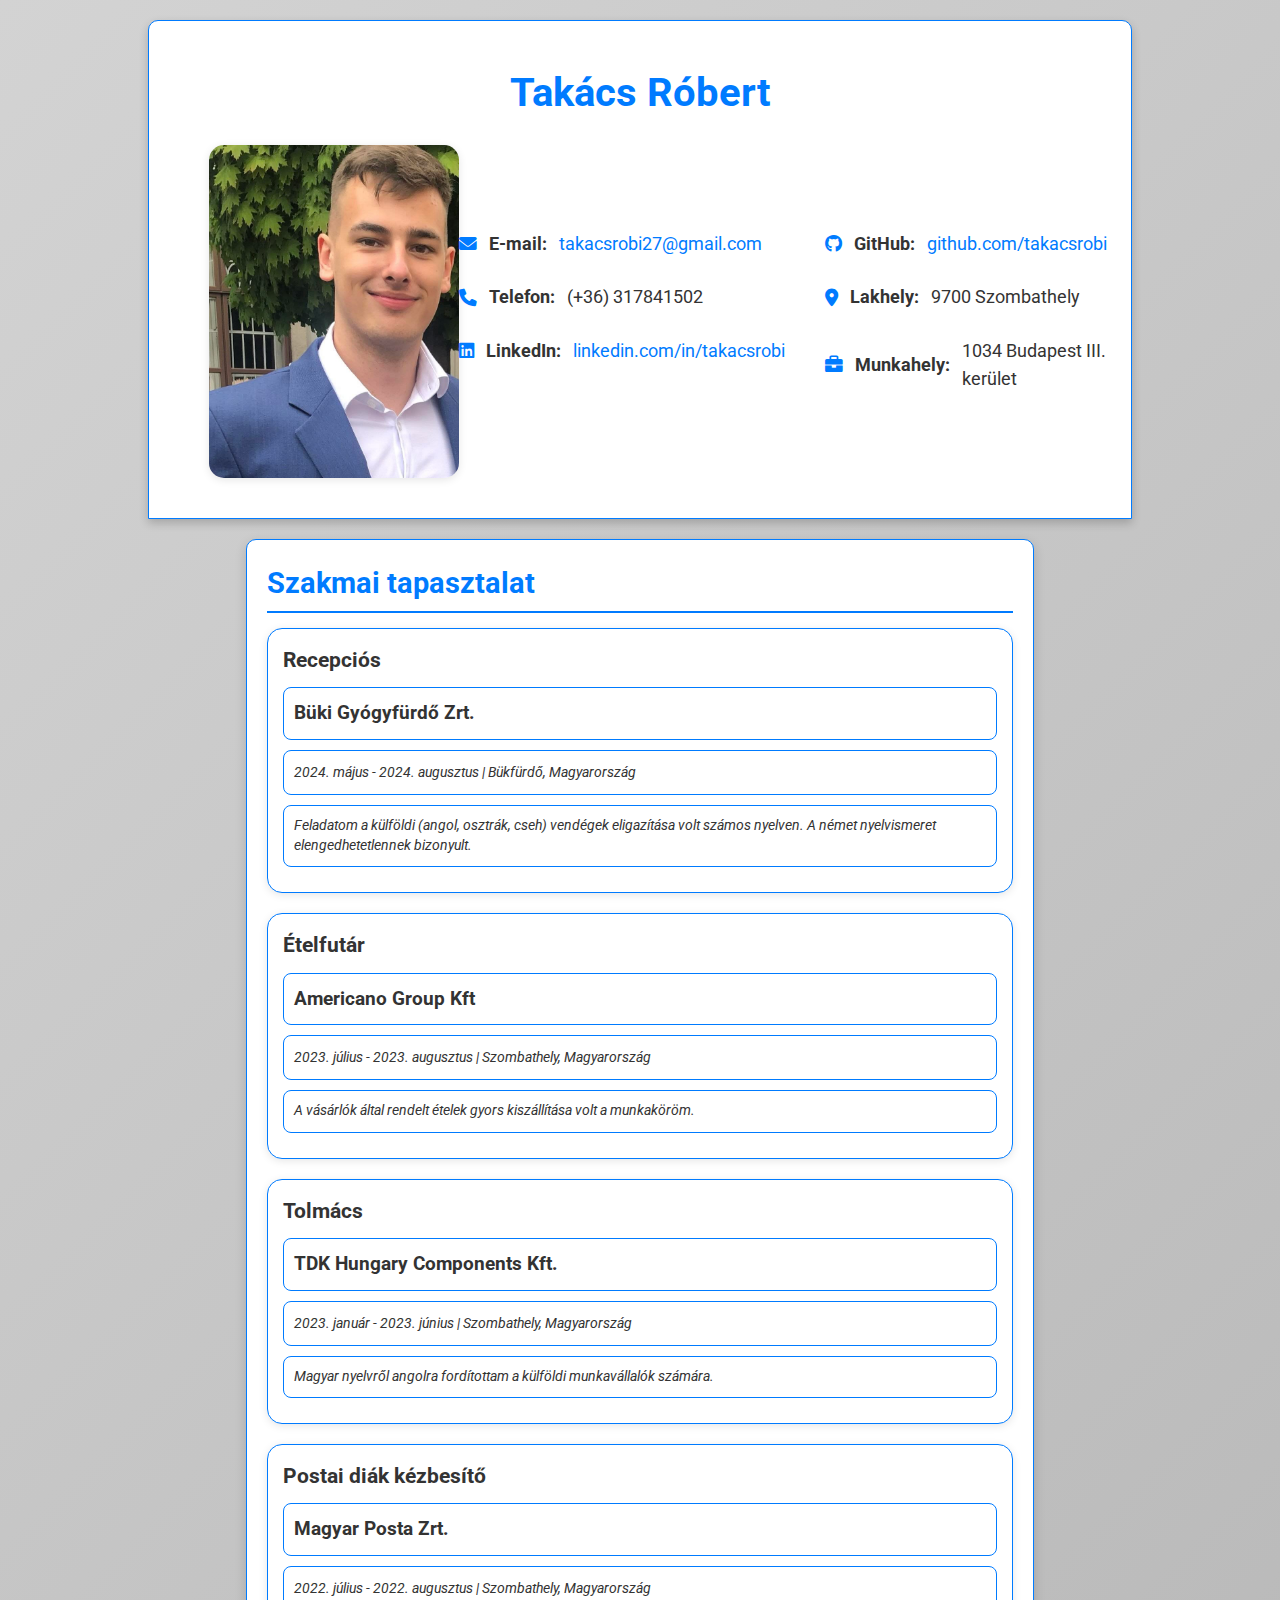
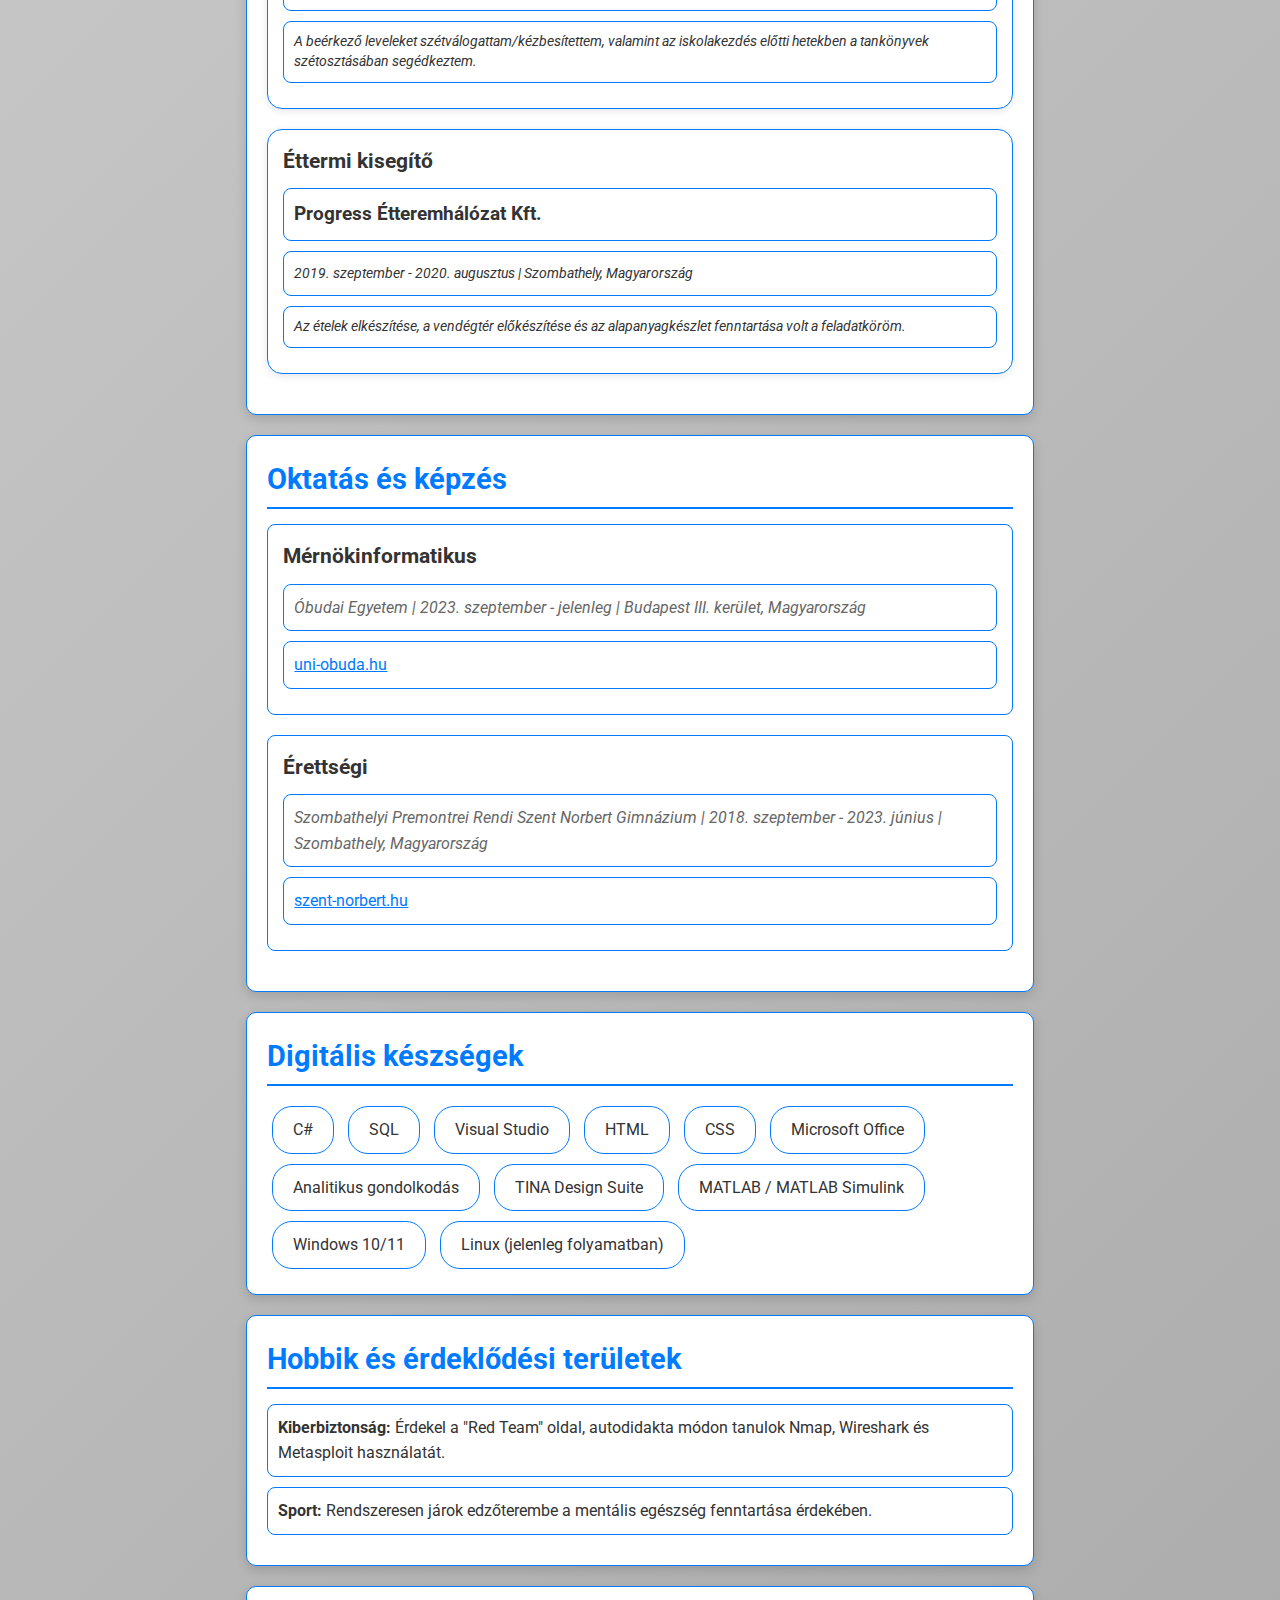
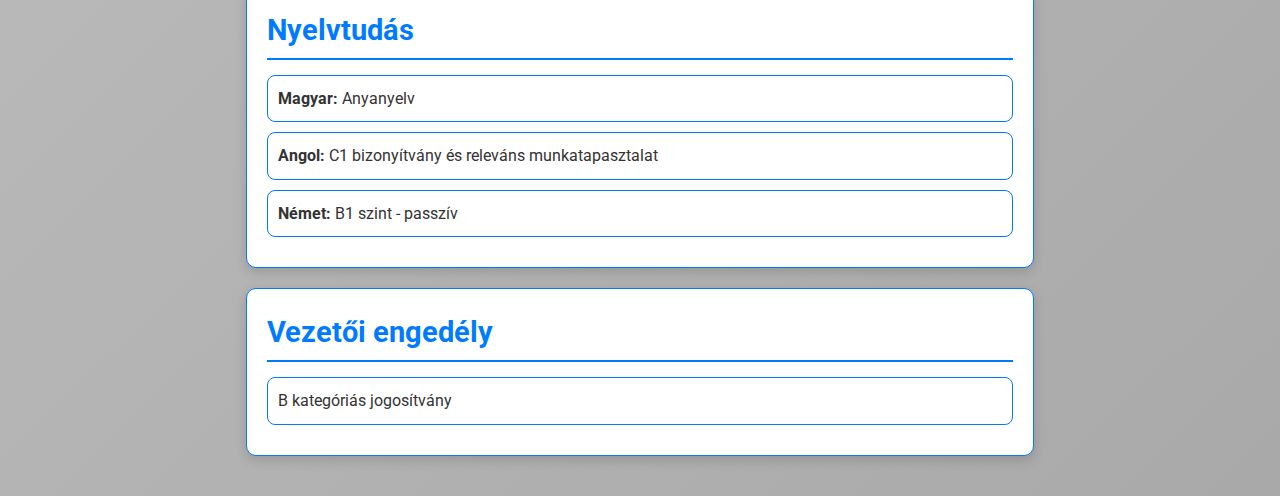
<file: index.html>
<!DOCTYPE html>
<html lang="hu">
<head>
    <meta charset="UTF-8">
    <meta name="viewport" content="width=device-width, initial-scale=1.0">
    <title>Takács Róbert - Önéletrajz</title>
    <link rel="stylesheet" href="styles.css">
    <!-- Font Awesome ikonok -->
    <link rel="stylesheet" href="https://cdnjs.cloudflare.com/ajax/libs/font-awesome/6.0.0-beta3/css/all.min.css">
    <!-- Google Fonts (Roboto betűtípus) -->
    <link href="https://fonts.googleapis.com/css2?family=Roboto:wght@400;700&display=swap" rel="stylesheet">
</head>
<body>
    <div class="container">
        <!-- Header -->
        <header>
            <h1 class="header-name">Takács Róbert</h1>
            <div class="header-content">
                <img src="image.jpg" alt="Takács Róbert profilképe" class="profile-pic">
                <div class="contact-columns">
                    <div class="contact-column contact-left">
                        <ul class="contact-list">
                            <li><i class="fas fa-envelope" aria-hidden="true"></i> <strong>E-mail:</strong> <a href="mailto:takacsrobi27@gmail.com">takacsrobi27@gmail.com</a></li>
                            <li><i class="fas fa-phone" aria-hidden="true"></i> <strong>Telefon:</strong> (+36) 317841502</li>
                            <li><i class="fab fa-linkedin" aria-hidden="true"></i> <strong>LinkedIn:</strong> <a href="https://www.linkedin.com/in/tak%C3%A1cs-r%C3%B3bert-8876b0238/" target="_blank">linkedin.com/in/takacsrobi</a></li>
                        </ul>
                    </div>
                    <div class="contact-column contact-right">
                        <ul class="contact-list">
                            <li><i class="fab fa-github" aria-hidden="true"></i> <strong>GitHub:</strong> <a href="https://github.com/takacsrobi" target="_blank">github.com/takacsrobi</a></li>
                            <li><i class="fas fa-map-marker-alt" aria-hidden="true"></i> <strong>Lakhely:</strong> 9700 Szombathely</li>
                            <li><i class="fas fa-briefcase" aria-hidden="true"></i> <strong>Munkahely:</strong> 1034 Budapest III. kerület</li>
                        </ul>
                    </div>
                </div>
            </div>
        </header>

        <!-- Sections -->
        <section class="section">
            <h2>Szakmai tapasztalat</h2>
            <div class="experience">
                <div class="company">
                    <h3>Recepciós</h3>
                    <p class="company-name">Büki Gyógyfürdő Zrt.</p>
                    <p class="period">2024. május - 2024. augusztus | Bükfürdő, Magyarország</p>
                    <p class="description">Feladatom a külföldi (angol, osztrák, cseh) vendégek eligazítása volt számos nyelven. A német nyelvismeret elengedhetetlennek bizonyult.</p>
                </div>
            </div>
            <div class="experience">
                <div class="company">
                    <h3>Ételfutár</h3>
                    <p class="company-name">Americano Group Kft</p>
                    <p class="period">2023. július - 2023. augusztus | Szombathely, Magyarország</p>
                    <p class="description">A vásárlók által rendelt ételek gyors kiszállítása volt a munkaköröm.</p>
                </div>
            </div>
            <div class="experience">
                <div class="company">
                    <h3>Tolmács</h3>
                    <p class="company-name">TDK Hungary Components Kft.</p>
                    <p class="period">2023. január - 2023. június | Szombathely, Magyarország</p>
                    <p class="description">Magyar nyelvről angolra fordítottam a külföldi munkavállalók számára.</p>
                </div>
            </div>
            <div class="experience">
                <div class="company">
                    <h3>Postai diák kézbesítő</h3>
                    <p class="company-name">Magyar Posta Zrt.</p>
                    <p class="period">2022. július - 2022. augusztus | Szombathely, Magyarország</p>
                    <p class="description">A beérkező leveleket szétválogattam/kézbesítettem, valamint az iskolakezdés előtti hetekben a tankönyvek szétosztásában segédkeztem.</p>
                </div>
            </div>
            <div class="experience">
                <div class="company">
                    <h3>Éttermi kisegítő</h3>
                    <p class="company-name">Progress Étteremhálózat Kft.</p>
                    <p class="period">2019. szeptember - 2020. augusztus | Szombathely, Magyarország</p>
                    <p class="description">Az ételek elkészítése, a vendégtér előkészítése és az alapanyagkészlet fenntartása volt a feladatköröm.</p>
                </div>
            </div>
        </section>

        <section class="section">
            <h2>Oktatás és képzés</h2>
            <div class="education">
                <h3>Mérnökinformatikus</h3>
                <p><em>Óbudai Egyetem | 2023. szeptember - jelenleg | Budapest III. kerület, Magyarország</em></p>
                <p><a href="https://uni-obuda.hu/" target="_blank">uni-obuda.hu</a></p>
            </div>
            <div class="education">
                <h3>Érettségi</h3>
                <p><em>Szombathelyi Premontrei Rendi Szent Norbert Gimnázium | 2018. szeptember - 2023. június | Szombathely, Magyarország</em></p>
                <p><a href="http://www.szent-norbert.hu/" target="_blank">szent-norbert.hu</a></p>
            </div>
        </section>

        <section class="section">
            <h2>Digitális készségek</h2>
            <div class="skills-container">
                <div class="skill-bubble">C#</div>
                <div class="skill-bubble">SQL</div>
                <div class="skill-bubble">Visual Studio</div>
                <div class="skill-bubble">HTML</div>
                <div class="skill-bubble">CSS</div>
                <div class="skill-bubble">Microsoft Office</div>
                <div class="skill-bubble">Analitikus gondolkodás</div>
                <div class="skill-bubble">TINA Design Suite</div>
                <div class="skill-bubble">MATLAB / MATLAB Simulink</div>
                <div class="skill-bubble">Windows 10/11</div>
                <div class="skill-bubble">Linux (jelenleg folyamatban)</div>
            </div>
        </section>

        <section class="section">
            <h2>Hobbik és érdeklődési területek</h2>
            <p><strong>Kiberbiztonság:</strong> Érdekel a "Red Team" oldal, autodidakta módon tanulok Nmap, Wireshark és Metasploit használatát.</p>
            <p><strong>Sport:</strong> Rendszeresen járok edzőterembe a mentális egészség fenntartása érdekében.</p>
        </section>

        <section class="section">
            <h2>Nyelvtudás</h2>
            <p><strong>Magyar:</strong> Anyanyelv</p>
            <p><strong>Angol:</strong> C1 bizonyítvány és releváns munkatapasztalat</p>
            <p><strong>Német:</strong> B1 szint - passzív</p>
        </section>

        <section class="section">
            <h2>Vezetői engedély</h2>
            <p>B kategóriás jogosítvány</p>
        </section>
    </div>

    <script src="script.js"></script>
</body>
</html>
</file>
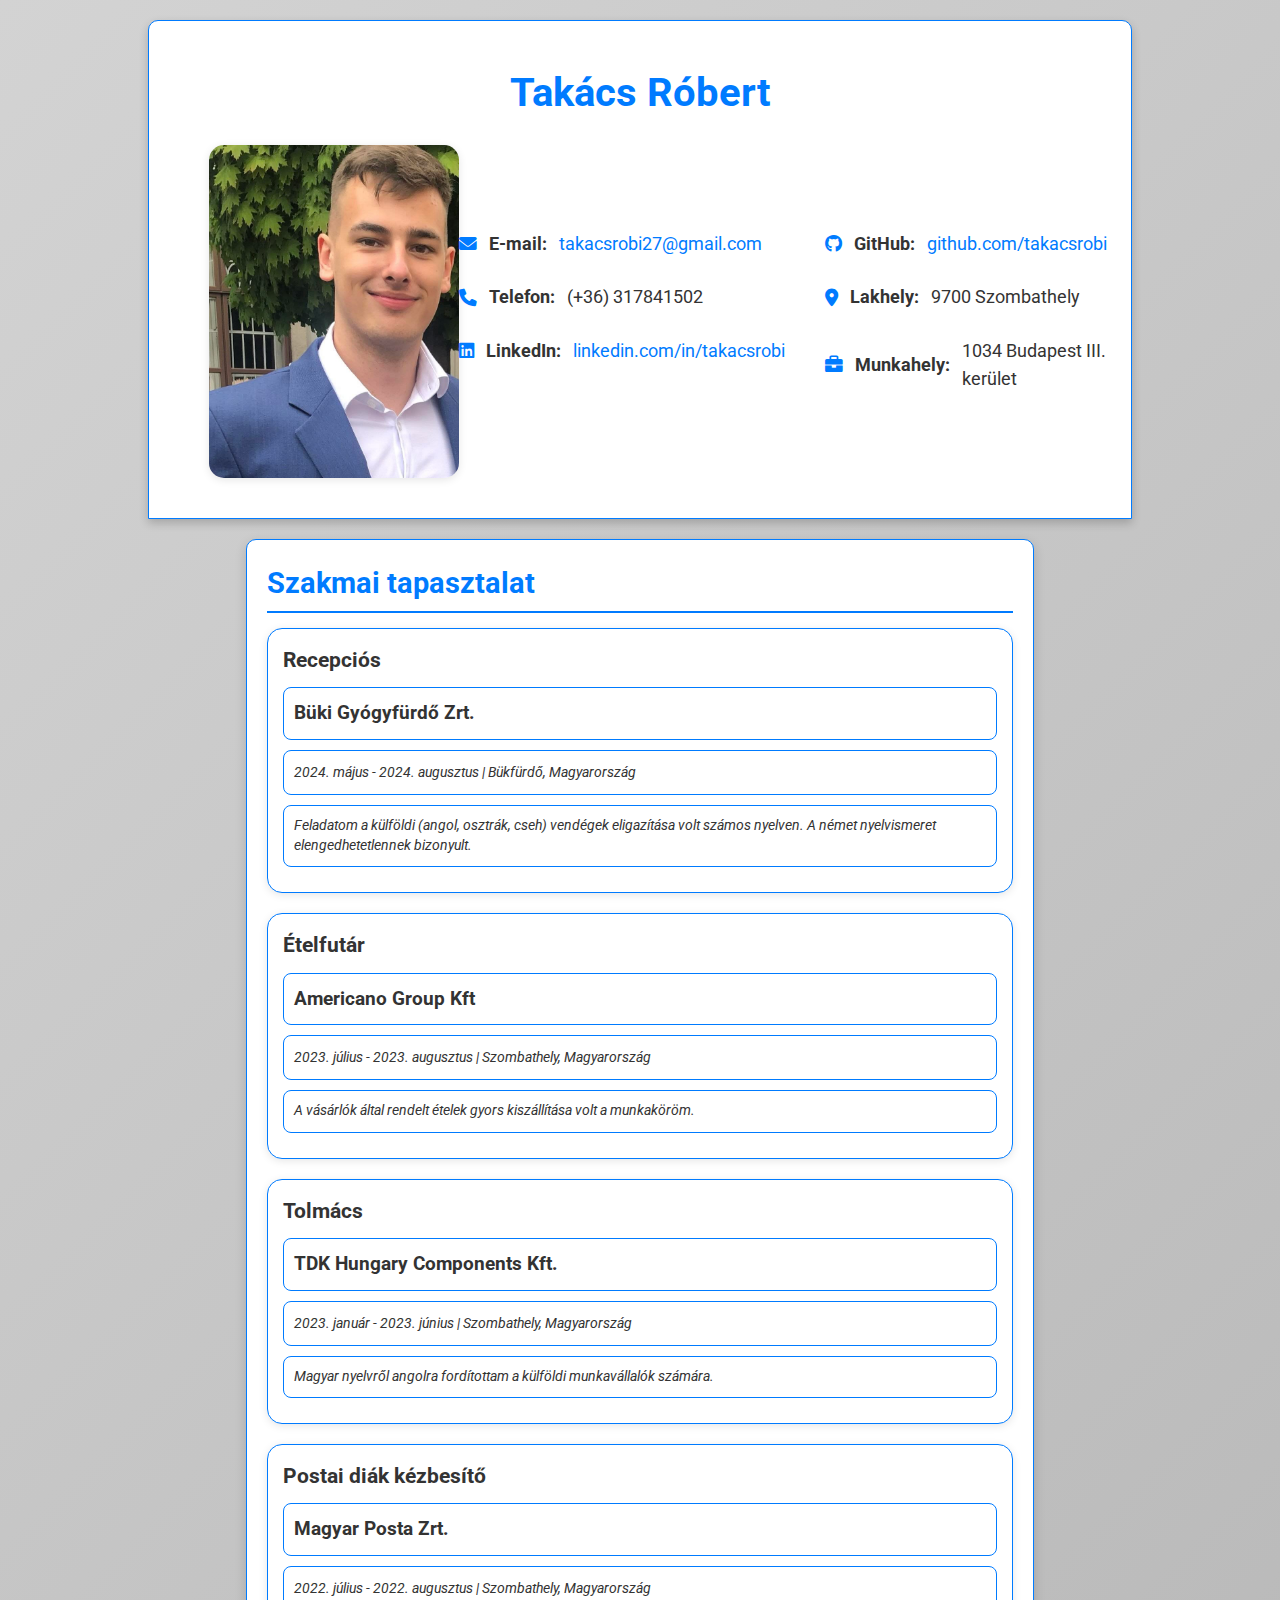
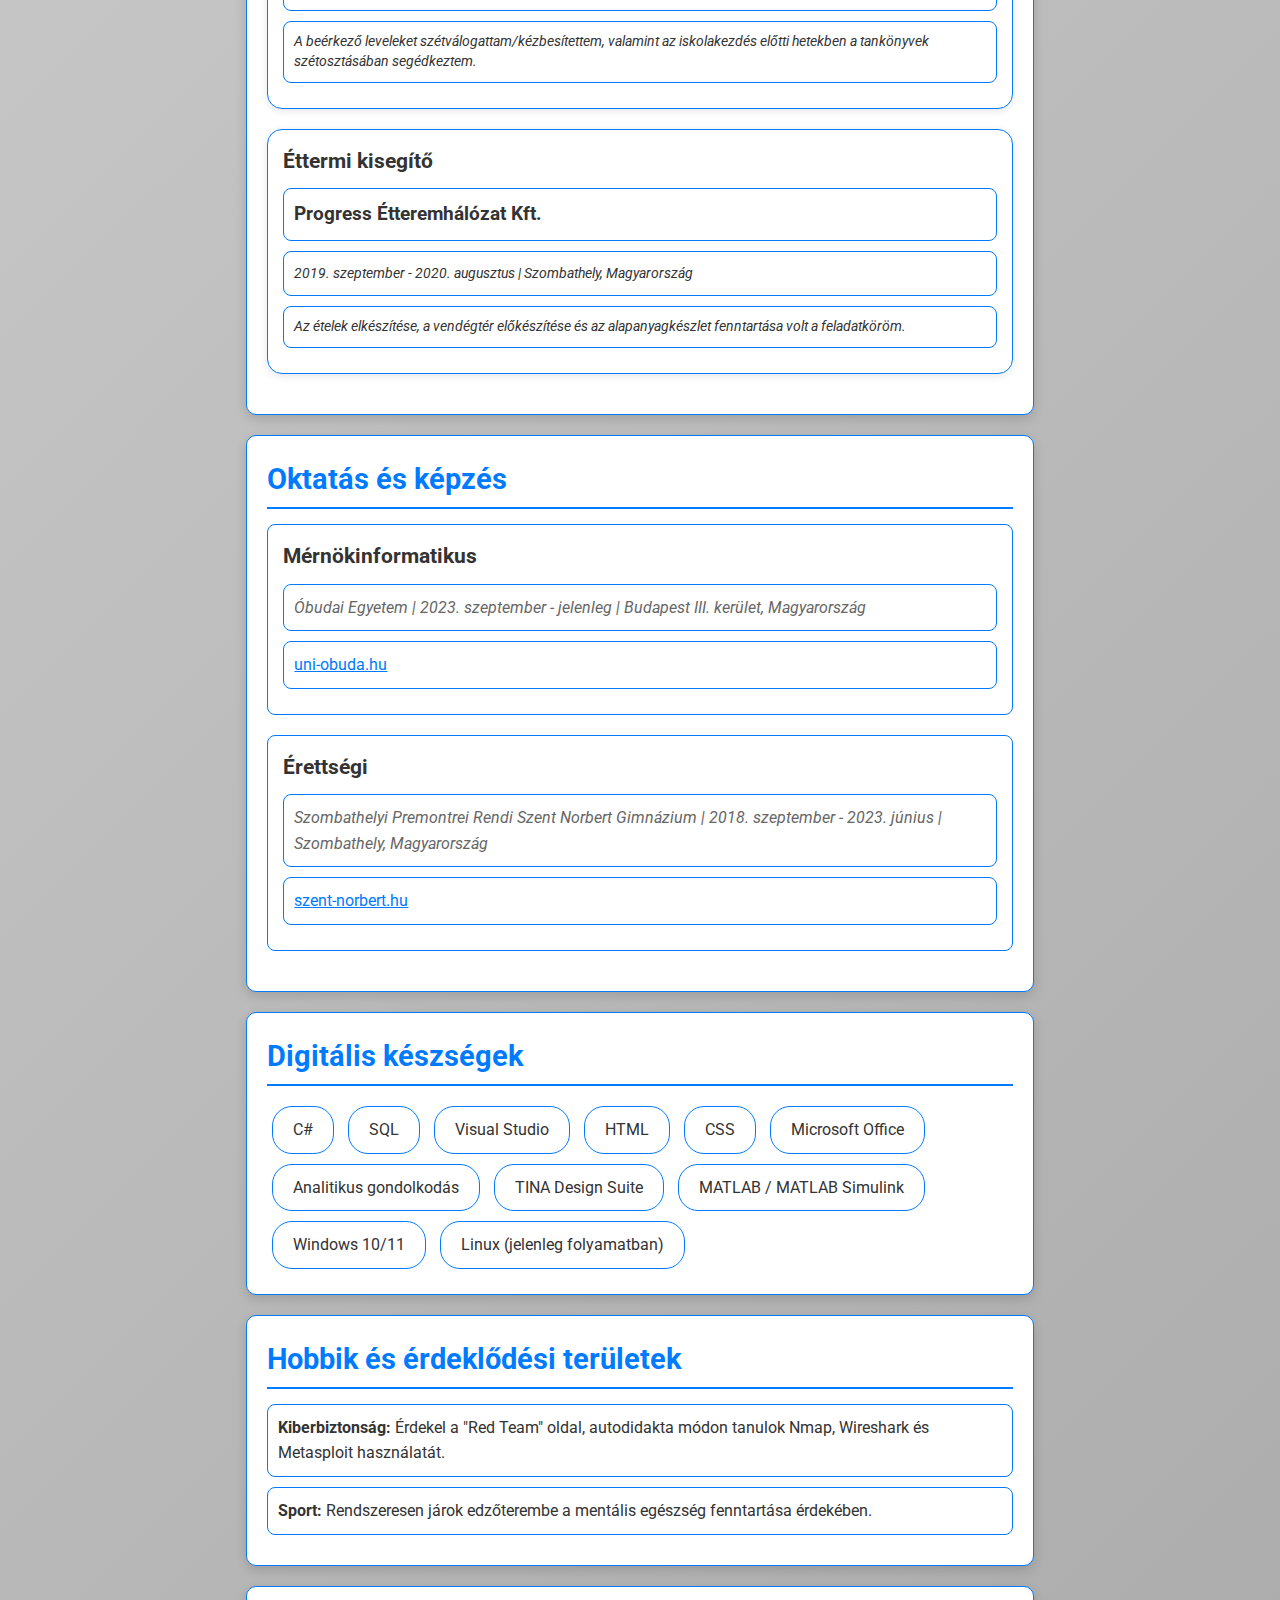
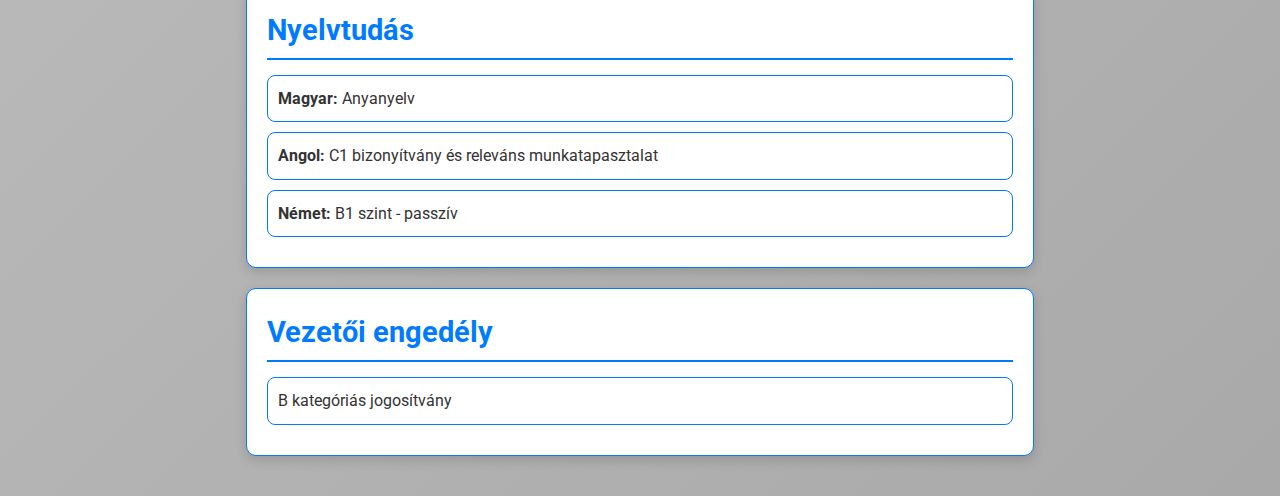
<file: takacsrobi.html>
<!DOCTYPE html>
<html lang="hu">
<head>
    <meta charset="UTF-8">
    <meta name="viewport" content="width=device-width, initial-scale=1.0">
    <title>Takács Róbert - Önéletrajz</title>
    <link rel="stylesheet" href="styles.css">
    <!-- Font Awesome ikonok -->
    <link rel="stylesheet" href="https://cdnjs.cloudflare.com/ajax/libs/font-awesome/6.0.0-beta3/css/all.min.css">
    <!-- Google Fonts (Roboto betűtípus) -->
    <link href="https://fonts.googleapis.com/css2?family=Roboto:wght@400;700&display=swap" rel="stylesheet">
</head>
<body>
    <div class="container">
        <!-- Header -->
        <header>
            <h1 class="header-name">Takács Róbert</h1>
            <div class="header-content">
                <img src="image.jpg" alt="Takács Róbert profilképe" class="profile-pic">
                <div class="contact-columns">
                    <div class="contact-column contact-left">
                        <ul class="contact-list">
                            <li><i class="fas fa-envelope" aria-hidden="true"></i> <strong>E-mail:</strong> <a href="mailto:takacsrobi27@gmail.com">takacsrobi27@gmail.com</a></li>
                            <li><i class="fas fa-phone" aria-hidden="true"></i> <strong>Telefon:</strong> (+36) 317841502</li>
                            <li><i class="fab fa-linkedin" aria-hidden="true"></i> <strong>LinkedIn:</strong> <a href="https://www.linkedin.com/in/tak%C3%A1cs-r%C3%B3bert-8876b0238/" target="_blank">linkedin.com/in/takacsrobi</a></li>
                        </ul>
                    </div>
                    <div class="contact-column contact-right">
                        <ul class="contact-list">
                            <li><i class="fab fa-github" aria-hidden="true"></i> <strong>GitHub:</strong> <a href="https://github.com/takacsrobi" target="_blank">github.com/takacsrobi</a></li>
                            <li><i class="fas fa-map-marker-alt" aria-hidden="true"></i> <strong>Lakhely:</strong> 9700 Szombathely</li>
                            <li><i class="fas fa-briefcase" aria-hidden="true"></i> <strong>Munkahely:</strong> 1034 Budapest III. kerület</li>
                        </ul>
                    </div>
                </div>
            </div>
        </header>

        <!-- Sections -->
        <section class="section">
            <h2>Szakmai tapasztalat</h2>
            <div class="experience">
                <div class="company">
                    <h3>Recepciós</h3>
                    <p class="company-name">Büki Gyógyfürdő Zrt.</p>
                    <p class="period">2024. május - 2024. augusztus | Bükfürdő, Magyarország</p>
                    <p class="description">Feladatom a külföldi (angol, osztrák, cseh) vendégek eligazítása volt számos nyelven. A német nyelvismeret elengedhetetlennek bizonyult.</p>
                </div>
            </div>
            <div class="experience">
                <div class="company">
                    <h3>Ételfutár</h3>
                    <p class="company-name">Americano Group Kft</p>
                    <p class="period">2023. július - 2023. augusztus | Szombathely, Magyarország</p>
                    <p class="description">A vásárlók által rendelt ételek gyors kiszállítása volt a munkaköröm.</p>
                </div>
            </div>
            <div class="experience">
                <div class="company">
                    <h3>Tolmács</h3>
                    <p class="company-name">TDK Hungary Components Kft.</p>
                    <p class="period">2023. január - 2023. június | Szombathely, Magyarország</p>
                    <p class="description">Magyar nyelvről angolra fordítottam a külföldi munkavállalók számára.</p>
                </div>
            </div>
            <div class="experience">
                <div class="company">
                    <h3>Postai diák kézbesítő</h3>
                    <p class="company-name">Magyar Posta Zrt.</p>
                    <p class="period">2022. július - 2022. augusztus | Szombathely, Magyarország</p>
                    <p class="description">A beérkező leveleket szétválogattam/kézbesítettem, valamint az iskolakezdés előtti hetekben a tankönyvek szétosztásában segédkeztem.</p>
                </div>
            </div>
            <div class="experience">
                <div class="company">
                    <h3>Éttermi kisegítő</h3>
                    <p class="company-name">Progress Étteremhálózat Kft.</p>
                    <p class="period">2019. szeptember - 2020. augusztus | Szombathely, Magyarország</p>
                    <p class="description">Az ételek elkészítése, a vendégtér előkészítése és az alapanyagkészlet fenntartása volt a feladatköröm.</p>
                </div>
            </div>
        </section>

        <section class="section">
            <h2>Oktatás és képzés</h2>
            <div class="education">
                <h3>Mérnökinformatikus</h3>
                <p><em>Óbudai Egyetem | 2023. szeptember - jelenleg | Budapest III. kerület, Magyarország</em></p>
                <p><a href="https://uni-obuda.hu/" target="_blank">uni-obuda.hu</a></p>
            </div>
            <div class="education">
                <h3>Érettségi</h3>
                <p><em>Szombathelyi Premontrei Rendi Szent Norbert Gimnázium | 2018. szeptember - 2023. június | Szombathely, Magyarország</em></p>
                <p><a href="http://www.szent-norbert.hu/" target="_blank">szent-norbert.hu</a></p>
            </div>
        </section>

        <section class="section">
            <h2>Digitális készségek</h2>
            <div class="skills-container">
                <div class="skill-bubble">C#</div>
                <div class="skill-bubble">SQL</div>
                <div class="skill-bubble">Visual Studio</div>
                <div class="skill-bubble">HTML</div>
                <div class="skill-bubble">CSS</div>
                <div class="skill-bubble">Microsoft Office</div>
                <div class="skill-bubble">Analitikus gondolkodás</div>
                <div class="skill-bubble">TINA Design Suite</div>
                <div class="skill-bubble">MATLAB / MATLAB Simulink</div>
                <div class="skill-bubble">Windows 10/11</div>
                <div class="skill-bubble">Linux (jelenleg folyamatban)</div>
            </div>
        </section>

        <section class="section">
            <h2>Hobbik és érdeklődési területek</h2>
            <p><strong>Kiberbiztonság:</strong> Érdekel a "Red Team" oldal, autodidakta módon tanulok Nmap, Wireshark és Metasploit használatát.</p>
            <p><strong>Sport:</strong> Rendszeresen járok edzőterembe a mentális egészség fenntartása érdekében.</p>
        </section>

        <section class="section">
            <h2>Nyelvtudás</h2>
            <p><strong>Magyar:</strong> Anyanyelv</p>
            <p><strong>Angol:</strong> C1 bizonyítvány és releváns munkatapasztalat</p>
            <p><strong>Német:</strong> B1 szint - passzív</p>
        </section>

        <section class="section">
            <h2>Vezetői engedély</h2>
            <p>B kategóriás jogosítvány</p>
        </section>
    </div>

    <script src="script.js"></script>
</body>
</html>
</file>
<file: styles.css>
* {
    margin: 0;
    padding: 0;
    box-sizing: border-box;
    font-family: 'Roboto', Arial, sans-serif;
}

body {
    background: linear-gradient(135deg, #d3d3d3 0%, #a9a9a9 100%); /* Szürke gradient háttér, mint korábban */
    color: #333; /* Fekete szöveg a fehér helyett */
    line-height: 1.6;
}

.container {
    max-width: 1200px;
    margin: 0 auto;
    padding: 20px;
    width: 80%; /* Keskenyebb konténer, hogy 80%-os nagyítással FHD-n jól nézzen ki */
}

header {
    padding: 40px 0;
    background: #ffffff; /* Fehér háttér a fejlécben */
    color: #007bff; /* Kék szöveg a fehér helyett */
    border: 1px solid #007bff; /* Kék border a fehér helyett */
    border-radius: 10px 10px 0 0;
    box-shadow: 0 4px 10px rgba(0, 0, 0, 0.2);
    display: flex;
    flex-direction: column;
    align-items: center;
}

.header-name {
    font-size: 2.5rem;
    margin-bottom: 20px;
    text-align: center; /* Középre igazítás */
    width: 50%; /* A két oszlop közé igazításhoz */
    align-self: center;
    color: #007bff; /* Kék szöveg */
}

.header-content {
    display: flex;
    align-items: center;
    width: 100%;
    padding: 0 20px;
    height: 333px; /* Nagyobb magasság a képhez */
}

.profile-pic {
    width: 250px; /* Nagyobb szélesség */
    height: 333px; /* Nagyobb magasság */
    object-fit: cover;
    border-radius: 15px; /* Lekerekített sarkok */
    margin-left: 40px; /* Térköz a bal széltől */
    align-self: center;
    border: none;
    box-shadow: 0 2px 8px rgba(0, 0, 0, 0.1);
}

.contact-columns {
    display: flex;
    justify-content: center;
    gap: 40px;
    flex: 1;
}

.contact-column {
    flex: 1;
    max-width: 400px; /* Korlátozott szélesség az olvashatóság érdekében */
}

.contact-list {
    list-style: none;
    display: flex;
    flex-direction: column;
    gap: 25px; /* Nagyobb térköz az elemek között */
}

.contact-list li {
    display: flex;
    align-items: center;
    gap: 12px; /* Növeljük az ikon és szöveg közötti térközt */
    font-size: 1.1rem; /* 10%-kal nagyobb betűméret */
    color: #333; /* Fekete szöveg */
}

.contact-list i {
    color: #007bff; /* Kék ikonok */
    font-size: 1.1rem; /* 10%-kal nagyobb ikonméret */
}

.contact-list a {
    color: #007bff; /* Kék linkek */
    text-decoration: none;
}

.contact-list a:hover {
    text-decoration: underline;
}

.section {
    background: #ffffff; /* Fehér háttér a buborékban, mint korábban */
    padding: 20px;
    margin: 20px 0;
    border-radius: 10px;
    box-shadow: 0 4px 12px rgba(0, 0, 0, 0.15);
    border: 1px solid #007bff; /* Kék border a fehér helyett */
    width: 80%; /* Keskenyebb buborékok */
    max-width: 960px; /* FHD-n 80%-os nagyítással maximális szélesség */
    margin-left: auto;
    margin-right: auto;
}

.section h2 {
    font-size: 1.8rem;
    color: #007bff; /* Kék címek */
    margin-bottom: 15px;
    cursor: pointer;
    border-bottom: 2px solid #007bff; /* Kék alsó vonal */
    padding-bottom: 5px;
}

.experience {
    margin-bottom: 20px;
}

.company {
    background: #ffffff; /* Fehér háttér a buborékban */
    padding: 15px;
    border: 1px solid #007bff; /* Kék border */
    border-radius: 15px;
    box-shadow: 0 2px 8px rgba(0, 0, 0, 0.1);
    margin-bottom: 15px;
    transition: transform 0.2s ease;
    width: 100%; /* Teljes szélesség a szülőhöz képest */
}

.company:hover {
    transform: translateY(-3px);
    box-shadow: 0 4px 12px rgba(0, 0, 0, 0.15);
}

.company h3 {
    font-size: 1.3rem;
    color: #333; /* Fekete szöveg */
    margin-bottom: 10px;
}

.company-name {
    font-size: 1.2rem;
    color: #007bff; /* Kék szöveg */
    font-weight: bold;
    margin-bottom: 5px;
}

.period {
    font-style: italic;
    color: #666; /* Szürke szöveg */
    font-size: 0.9rem;
    margin-bottom: 10px;
}

.description {
    font-style: italic;
    font-size: 0.9rem;
    color: #666; /* Szürke szöveg */
    line-height: 1.4;
}

.education {
    margin-bottom: 20px;
    padding: 15px;
    background: #ffffff; /* Fehér háttér a bekezdéseknek */
    border: 1px solid #007bff; /* Kék border */
    border-radius: 8px;
    transition: transform 0.2s ease;
    width: 100%; /* Teljes szélesség a szülőhöz képest */
}

.education:hover {
    transform: translateY(-3px);
    box-shadow: 0 2px 8px rgba(0, 0, 0, 0.1);
}

.education h3 {
    font-size: 1.3rem;
    color: #333; /* Fekete szöveg */
}

.education p {
    margin: 5px 0;
    color: #666; /* Szürke szöveg */
}

.education em {
    font-style: italic;
    color: #666; /* Szürke a szürke helyett */
}

.education a {
    color: #007bff; /* Kék linkek */
}

.education a:hover {
    color: #0056b3; /* Sötétebb kék hover effekt */
}

.skills-container {
    display: flex;
    flex-wrap: wrap;
    gap: 10px;
    width: 100%; /* Teljes szélesség a szülőhöz képest */
}

.skill-bubble {
    display: inline-block;
    margin: 5px;
    padding: 10px 20px;
    background: #ffffff; /* Fehér háttér a buborékban */
    border: 1px solid #007bff; /* Kék border */
    border-radius: 20px;
    transition: all 0.3s ease;
    color: #333; /* Fekete szöveg */
    width: auto; /* Automatikus szélesség, hogy igazodjon a tartalomhoz */
}

.skill-bubble:hover {
    background: #e9ecef; /* Halvány szürke hoverkor */
    color: #333; /* Fekete szöveg hoverkor */
    transform: translateY(-3px);
}

.section p {
    margin: 10px 0;
    padding: 10px;
    background: #ffffff; /* Fehér háttér */
    border: 1px solid #007bff; /* Kék border */
    border-radius: 8px;
    color: #333; /* Fekete szöveg */
    width: 100%; /* Teljes szélesség a szülőhöz képest */
}

/* Responsive Design */
@media (max-width: 768px) {
    header {
        padding: 20px 0;
    }

    .header-name {
        font-size: 2rem;
        width: 100%; /* Mobilon teljes szélesség */
    }

    .header-content {
        height: auto;
        flex-direction: column;
        padding: 0;
        gap: 20px;
    }

    .profile-pic {
        width: 166px; /* Arányosan kisebb mobilon */
        height: 222px;
        margin: 0 auto 10px;
    }

    .contact-columns {
        flex-direction: column;
        gap: 20px;
        width: 100%;
    }

    .contact-column {
        max-width: none;
    }

    .contact-list {
        gap: 15px;
    }

    .contact-list li {
        font-size: 1rem; /* Mobilon kisebb betűméret */
    }

    .contact-list i {
        font-size: 1rem; /* Mobilon kisebb ikonméret */
    }

    .container {
        width: 90%; /* Mobilon valamivel szélesebb, hogy kitöltse a helyet */
    }

    .section {
        width: 100%; /* Mobilon teljes szélesség */
        max-width: none;
    }

    .section h2 {
        font-size: 1.5rem;
    }

    .company h3 {
        font-size: 1.1rem;
    }

    .company-name {
        font-size: 1rem;
    }

    .period, .description {
        font-size: 0.8rem;
    }

    .skill-bubble {
        font-size: 0.9rem;
        width: auto; /* Mobilon automatikus szélesség */
    }
}

@media (min-width: 1920px) {
    .container {
        max-width: 1536px; /* 80% FHD-n, 4K-n arányosan alkalmazkodik */
        width: 80%;
    }

    .header-name {
        font-size: 3rem;
    }

    .header-content {
        height: 444px; /* Nagyobb magasság 4K-n */
    }

    .profile-pic {
        width: 333px; /* Nagyobb szélesség 4K-n */
        height: 444px;
        margin-left: 60px; /* Nagyobb térköz 4K-n */
    }

    .contact-list {
        gap: 30px;
    }

    .contact-list li {
        font-size: 1.2rem; /* 4K-n kicsit nagyobb betűméret */
    }

    .contact-list i {
        font-size: 1.2rem; /* 4K-n kicsit nagyobb ikonméret */
    }

    .section {
        max-width: 1229px; /* 80% FHD-n, 4K-n arányosan alkalmazkodik */
    }

    .section h2 {
        font-size: 2.2rem;
    }

    .company h3 {
        font-size: 1.5rem;
    }

    .company-name {
        font-size: 1.4rem;
    }

    .period, .description {
        font-size: 1rem;
    }

    .skill-bubble {
        font-size: 1.2rem;
    }
}
</file>
